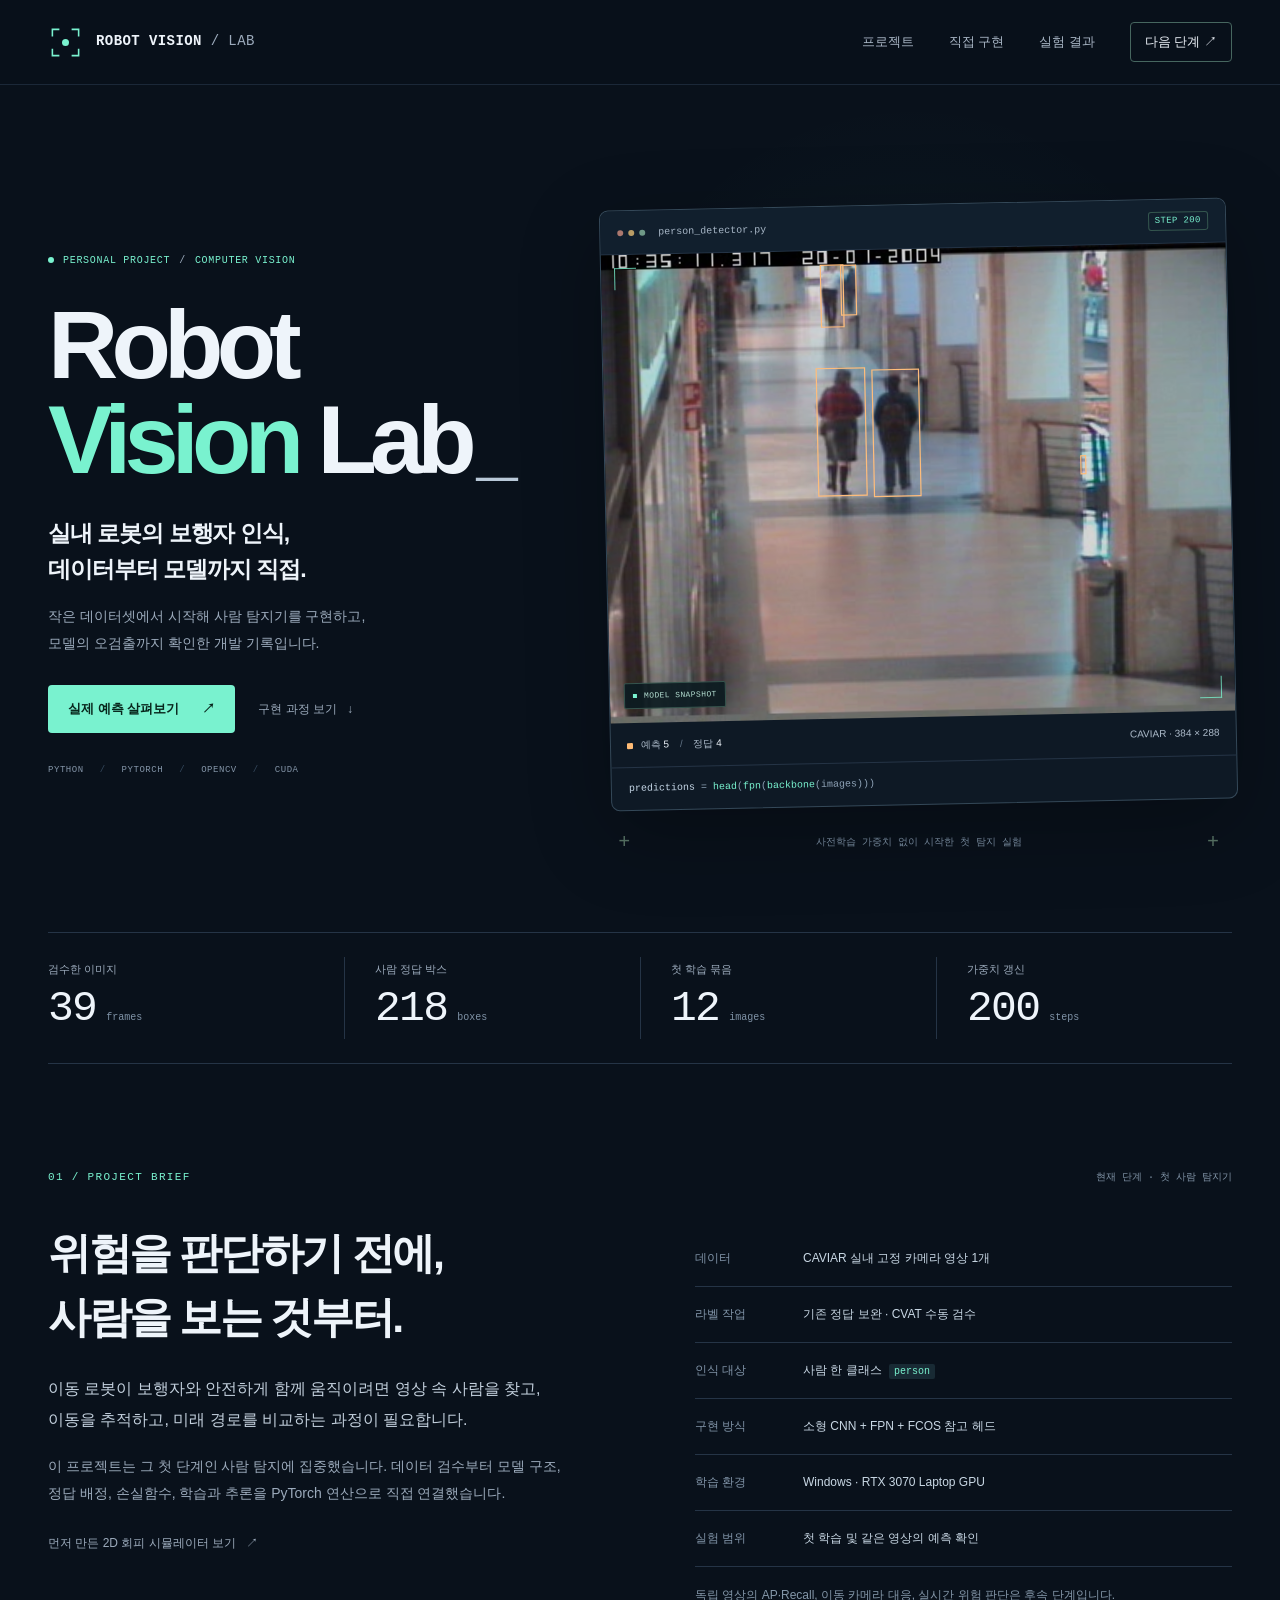
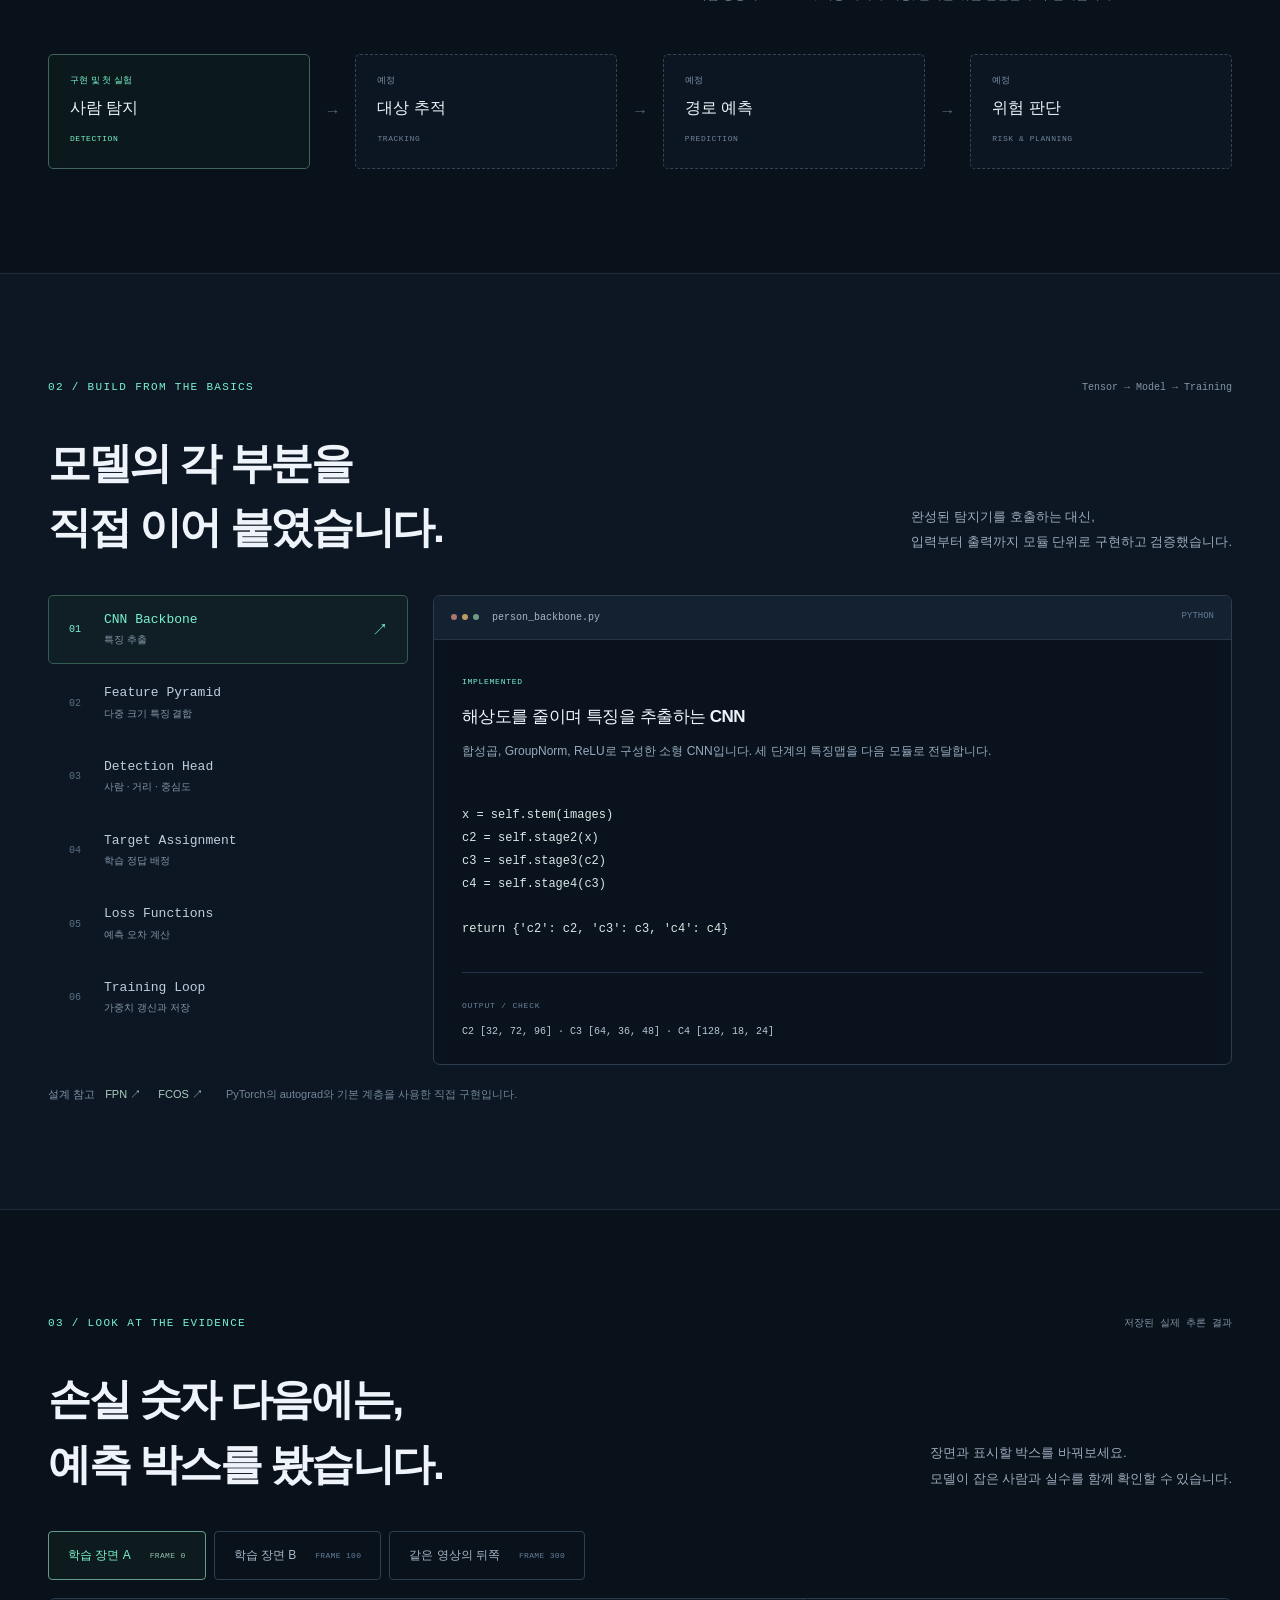
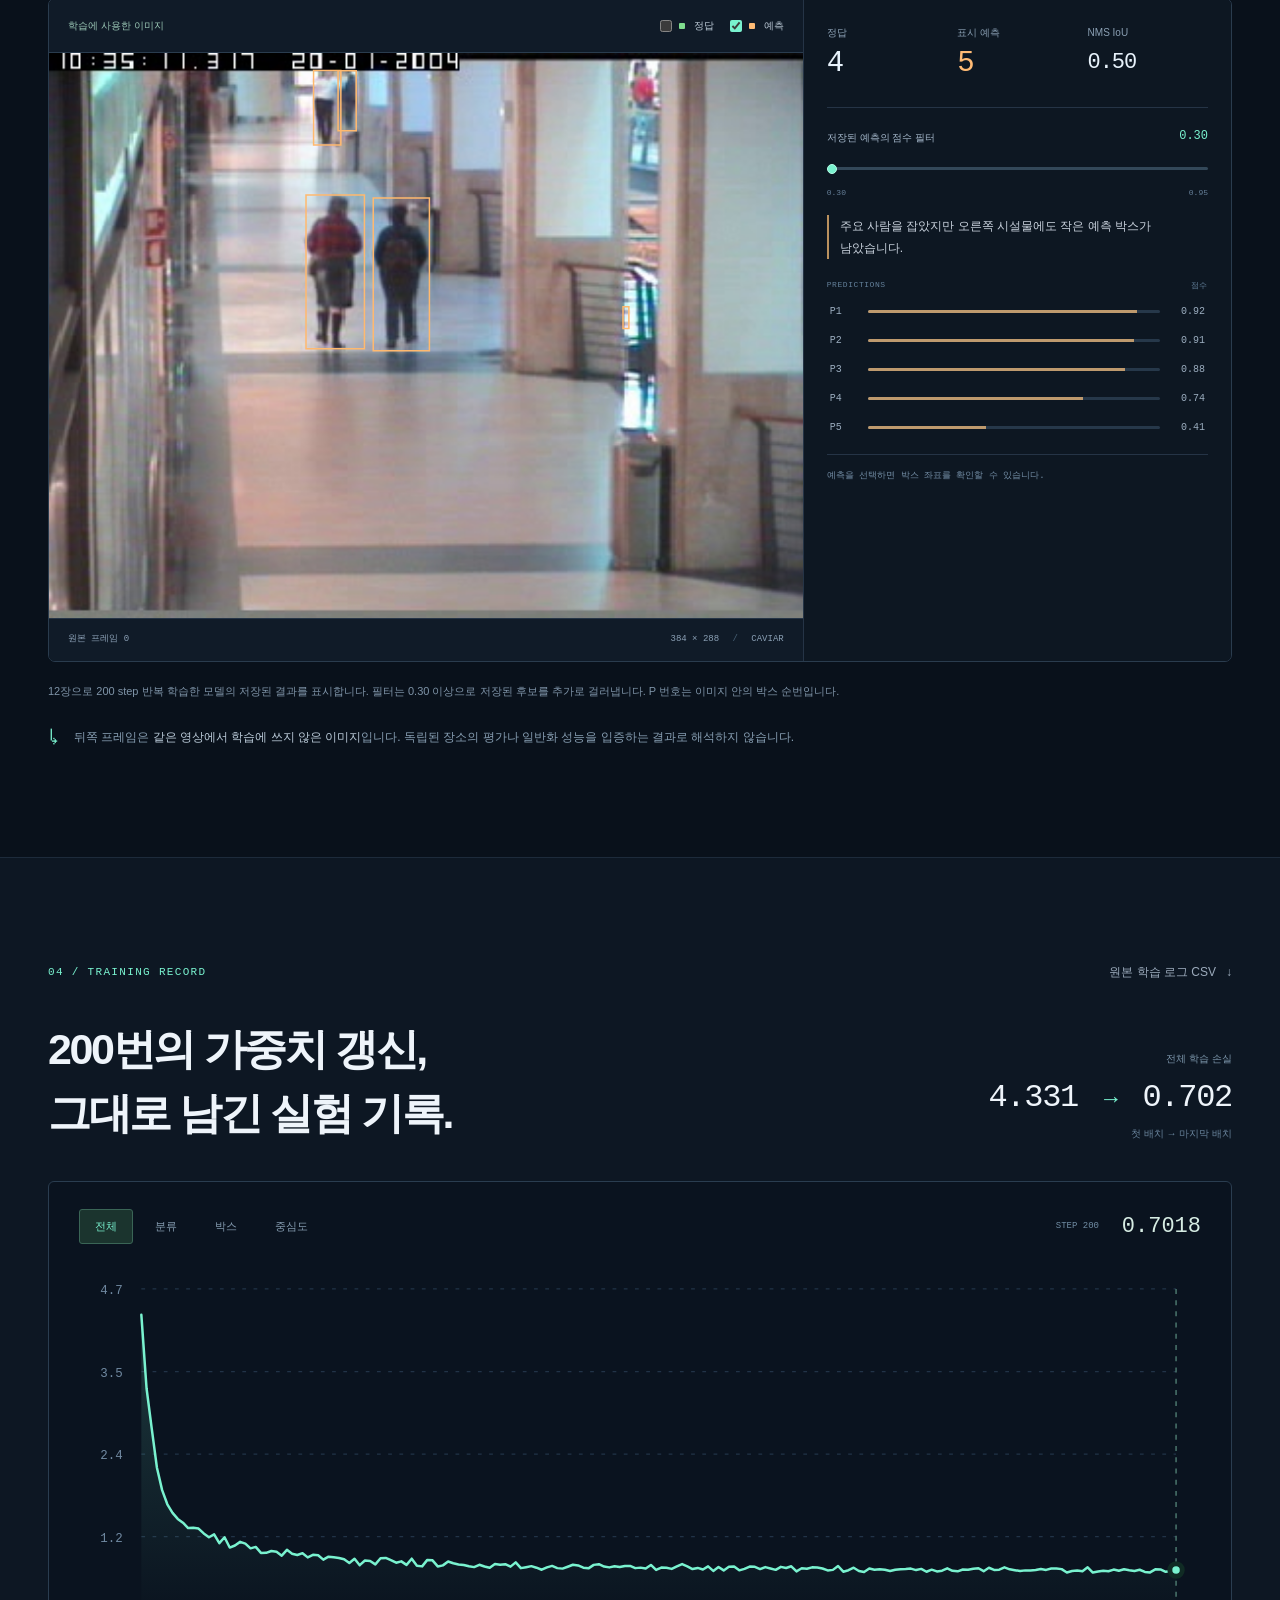
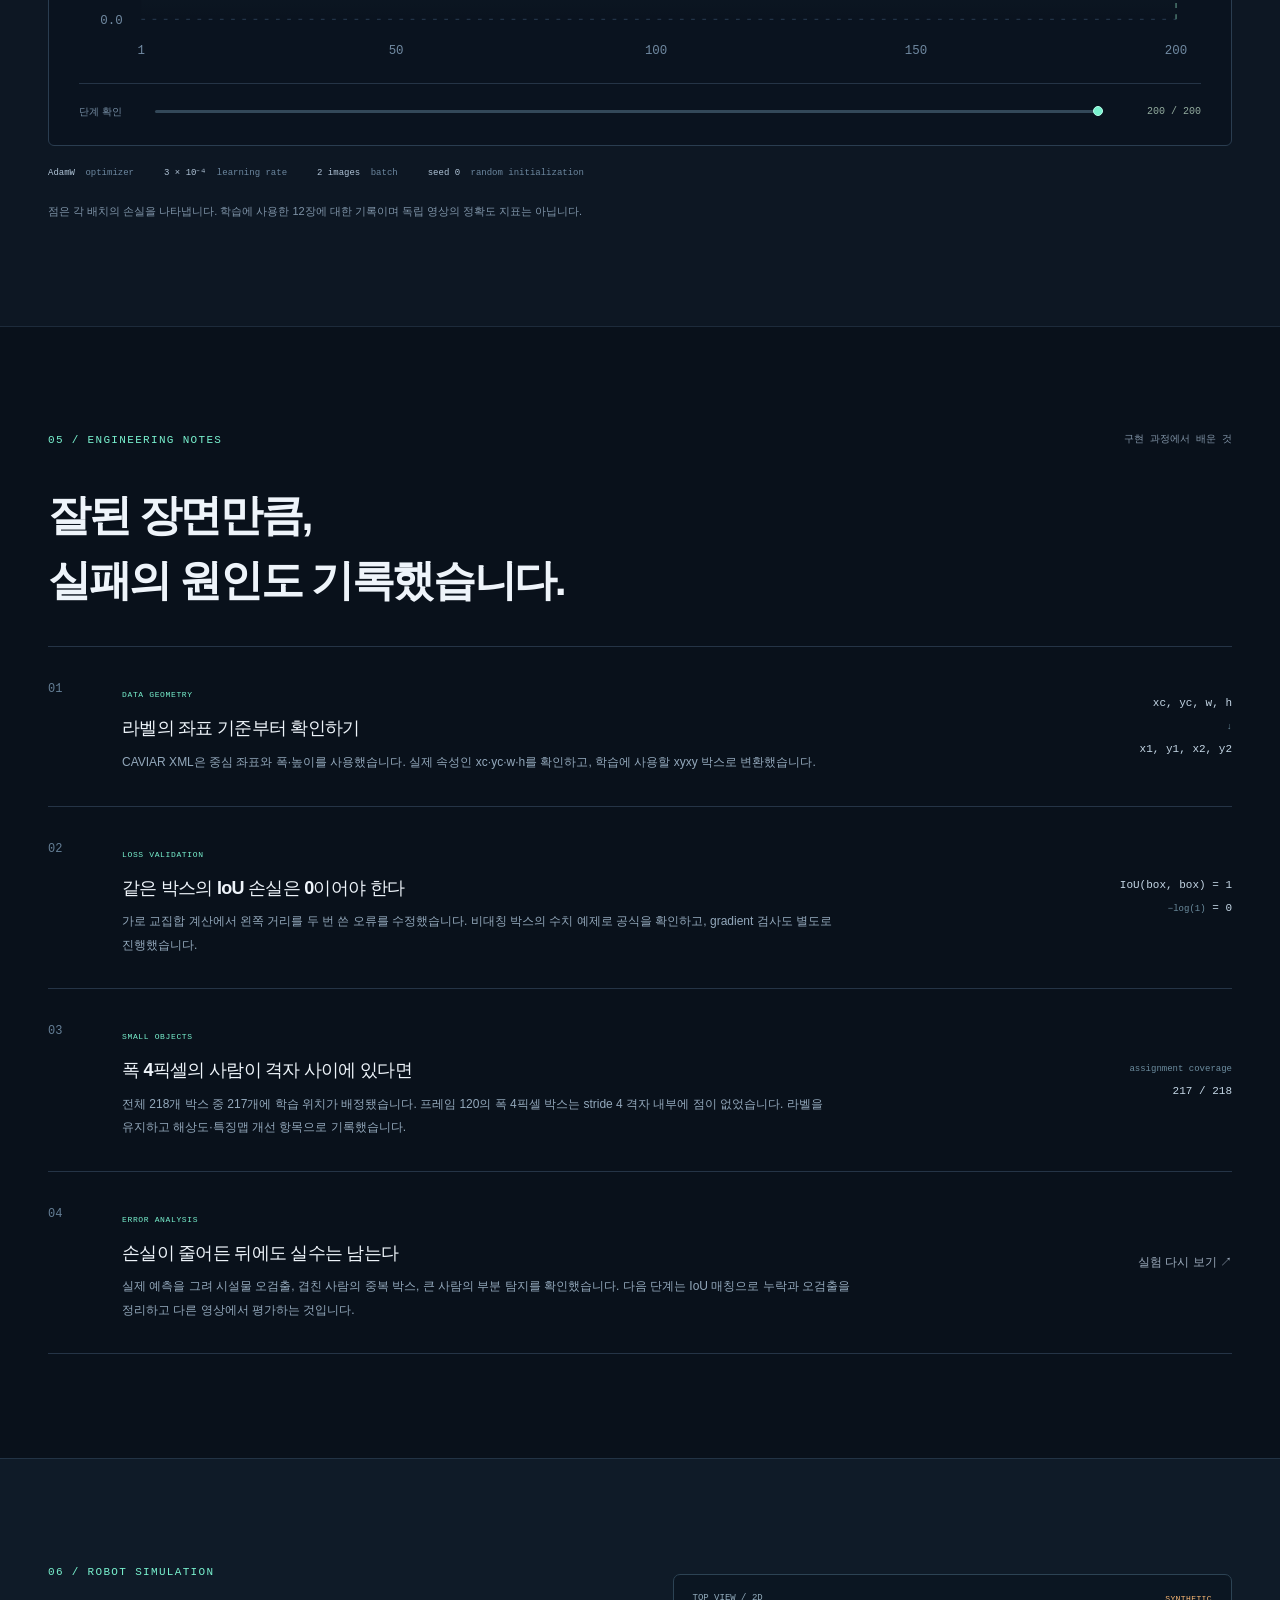
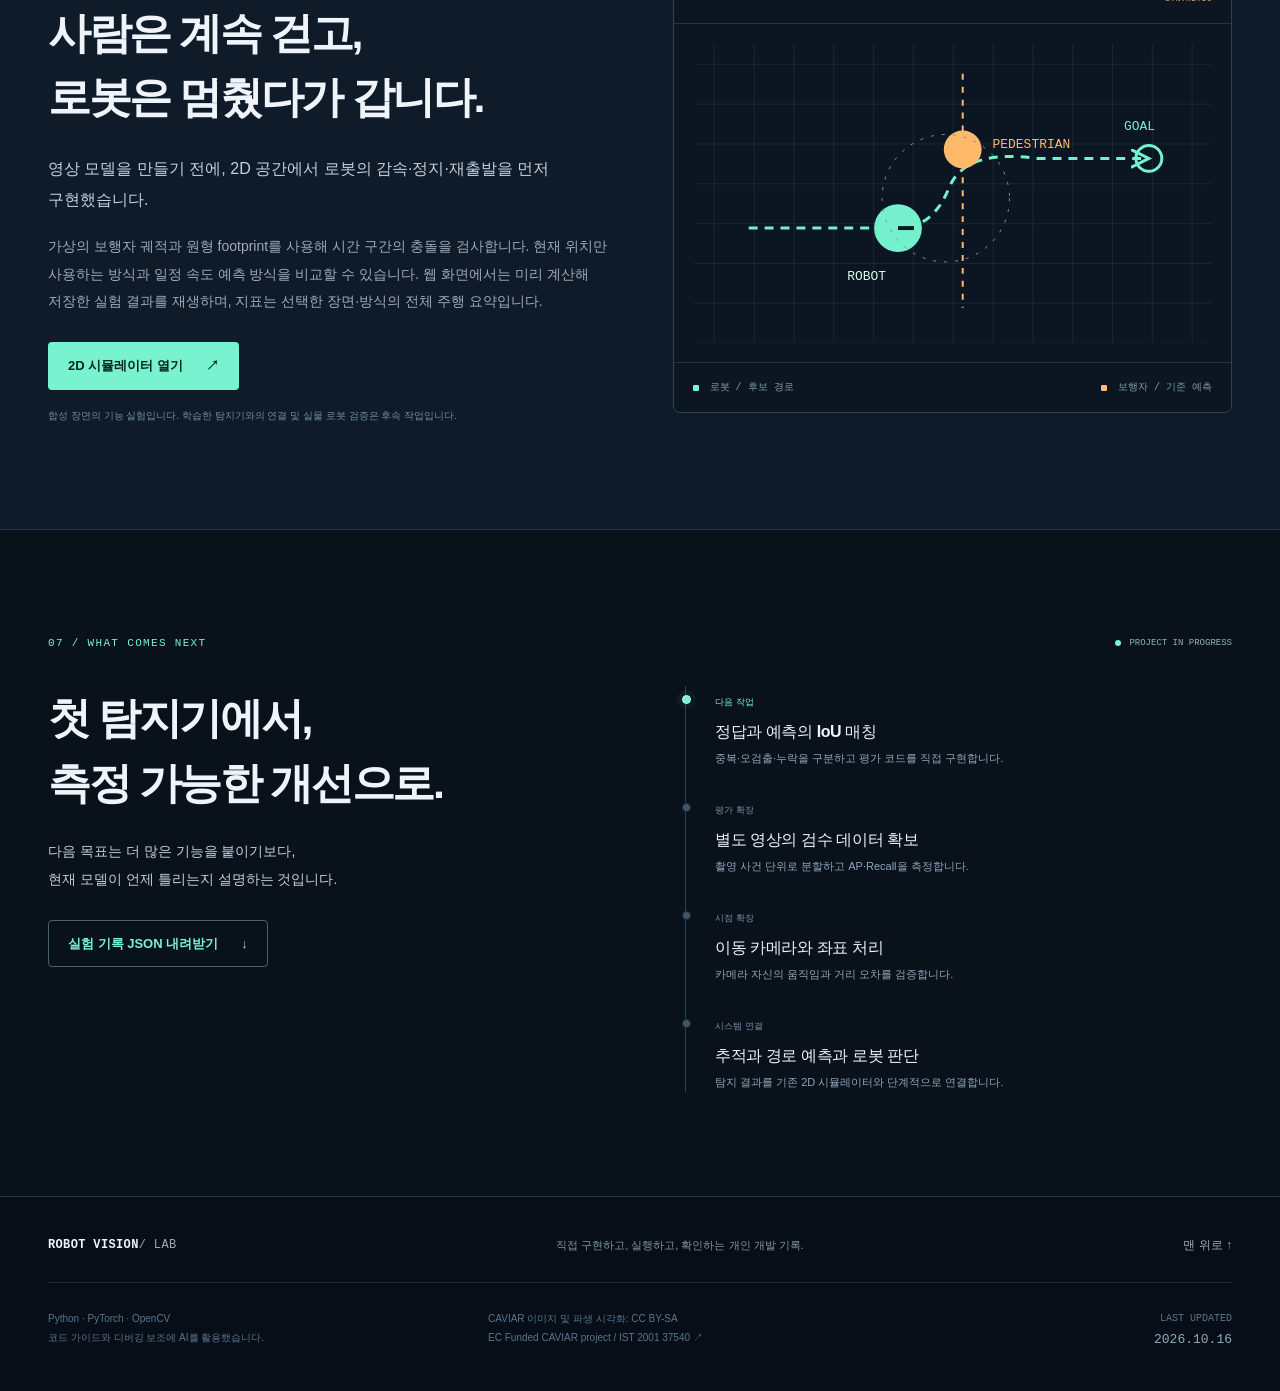
<file: docs/index.html>
<!doctype html>
<html lang="ko">
<head>
<meta charset="utf-8"><meta name="viewport" content="width=device-width,initial-scale=1">
<meta name="theme-color" content="#09111b">
<title>Robot Vision Lab | Computer Vision 개발 포트폴리오</title>
<meta name="description" content="39장과 218개 정답 박스에서 시작한 사람 탐지기. 데이터 검수, PyTorch 모델 직접 구현, 첫 학습과 오류 분석을 기록한 개인 프로젝트 포트폴리오.">
<meta property="og:type" content="website"><meta property="og:title" content="Robot Vision Lab — 직접 만드는 Computer Vision">
<meta property="og:description" content="소규모 데이터에서 시작해 사람 탐지기를 직접 구현하고 학습한 과정. 실제 예측 결과와 200 step의 실험 기록.">
<link rel="icon" href="assets/favicon.svg" type="image/svg+xml">
<link rel="stylesheet" href="styles.css"><script src="app.js" defer></script>
<!-- public-url:start -->
<meta property="og:url" content="https://jaeyong5311.github.io/robot-vision-lab">
<meta property="og:image" content="https://jaeyong5311.github.io/robot-vision-lab/assets/social-preview.png">
<link rel="canonical" href="https://jaeyong5311.github.io/robot-vision-lab">
<!-- public-url:end -->
</head>
<body>
<a class="skip" href="#main">본문으로 이동</a>
<header class="header"><div class="shell header-inner">
<a class="brand" href="#top" aria-label="Robot Vision Lab 처음으로"><svg viewBox="0 0 40 40" aria-hidden="true"><path d="M13 5H5v8M27 5h8v8M5 27v8h8m14 0h8v-8"/><circle cx="20" cy="20" r="4"/></svg><span>ROBOT VISION<span class="brand-lab"> / LAB</span></span></a>
<button class="menu-button" aria-label="메뉴 열기" aria-expanded="false" aria-controls="navigation"><span></span><span></span></button>
<nav id="navigation" aria-label="주 메뉴"><a href="#project">프로젝트</a><a href="#build">직접 구현</a><a href="#experiments">실험 결과</a><a href="#next">다음 단계 <span aria-hidden="true">↗</span></a></nav>
</div></header>
<main id="main">
<section class="hero shell" id="top">
<div class="hero-copy"><div class="eyebrow"><span class="dot"></span> PERSONAL PROJECT <span class="muted">/</span> COMPUTER VISION</div>
<h1>Robot<br><span class="mint">Vision</span> Lab<span class="cursor">_</span></h1>
<p class="hero-korean">실내 로봇의 보행자 인식,<br>데이터부터 모델까지 직접.</p>
<p class="hero-description">작은 데이터셋에서 시작해 사람 탐지기를 구현하고,<br class="desktop-only"> 모델의 오검출까지 확인한 개발 기록입니다.</p>
<div class="hero-actions"><a class="button primary" href="#experiments">실제 예측 살펴보기 <span aria-hidden="true">↗</span></a><a class="text-link" href="#build">구현 과정 보기 <span aria-hidden="true">↓</span></a></div>
<div class="tech-line"><span>PYTHON</span><span>PYTORCH</span><span>OPENCV</span><span>CUDA</span></div>
</div>
<div class="hero-visual"><div class="vision-window"><div class="window-bar"><div class="window-dots"><i></i><i></i><i></i></div><span>person_detector.py</span><span class="window-tag">STEP 200</span></div>
<div class="hero-image"><img src="assets/frame-0.jpg" width="384" height="288" alt="CAVIAR 실내 복도 영상에서 걷는 사람들"><svg id="hero-boxes" viewBox="0 0 384 288" aria-label="실제 학습 모델의 예측 박스"></svg><span class="image-corner tl"></span><span class="image-corner br"></span><div class="image-badge"><span class="tiny-square"></span> MODEL SNAPSHOT</div></div>
<div class="vision-caption"><span><i class="legend-dot orange"></i> 예측 <b>5</b> <span class="caption-divider">/</span> 정답 <b>4</b></span><span>CAVIAR · 384 × 288</span></div>
<div class="code-strip"><span class="code-var">predictions</span> = <span class="code-fn">head</span>(<span class="code-fn">fpn</span>(<span class="code-fn">backbone</span>(images)))</div>
</div><div class="visual-foot"><span class="small-cross">+</span><span>사전학습 가중치 없이 시작한 첫 탐지 실험</span><span class="small-cross">+</span></div></div>
</section>
<div class="shell"><dl class="stats"><div><dt>검수한 이미지</dt><dd>39<span>frames</span></dd></div><div><dt>사람 정답 박스</dt><dd>218<span>boxes</span></dd></div><div><dt>첫 학습 묶음</dt><dd>12<span>images</span></dd></div><div><dt>가중치 갱신</dt><dd>200<span>steps</span></dd></div></dl></div>
<section class="section shell" id="project"><div class="section-top"><span class="eyebrow">01 / PROJECT BRIEF</span><span class="section-meta">현재 단계 · 첫 사람 탐지기</span></div>
<div class="brief-grid"><div><h2>위험을 판단하기 전에,<br>사람을 보는 것부터.</h2><p class="lead">이동 로봇이 보행자와 안전하게 함께 움직이려면 영상 속 사람을 찾고, 이동을 추적하고, 미래 경로를 비교하는 과정이 필요합니다.</p><p class="body-muted">이 프로젝트는 그 첫 단계인 사람 탐지에 집중했습니다. 데이터 검수부터 모델 구조, 정답 배정, 손실함수, 학습과 추론을 PyTorch 연산으로 직접 연결했습니다.</p><a class="subtle-link" href="#simulation">먼저 만든 2D 회피 시뮬레이터 보기 <span aria-hidden="true">↗</span></a></div>
<div class="brief-details"><div class="detail-row"><span>데이터</span><strong>CAVIAR 실내 고정 카메라 영상 1개</strong></div><div class="detail-row"><span>라벨 작업</span><strong>기존 정답 보완 · CVAT 수동 검수</strong></div><div class="detail-row"><span>인식 대상</span><strong>사람 한 클래스 <code>person</code></strong></div><div class="detail-row"><span>구현 방식</span><strong>소형 CNN + FPN + FCOS 참고 헤드</strong></div><div class="detail-row"><span>학습 환경</span><strong>Windows · RTX 3070 Laptop GPU</strong></div><div class="detail-row"><span>실험 범위</span><strong>첫 학습 및 같은 영상의 예측 확인</strong></div><p class="detail-note">독립 영상의 AP·Recall, 이동 카메라 대응, 실시간 위험 판단은 후속 단계입니다.</p></div></div>
<div class="system-path" aria-label="목표 시스템의 단계별 진행 상태"><div class="path-item complete"><span>구현 및 첫 실험</span><strong>사람 탐지</strong><small>DETECTION</small></div><span class="path-arrow" aria-hidden="true">→</span><div class="path-item"><span>예정</span><strong>대상 추적</strong><small>TRACKING</small></div><span class="path-arrow" aria-hidden="true">→</span><div class="path-item"><span>예정</span><strong>경로 예측</strong><small>PREDICTION</small></div><span class="path-arrow" aria-hidden="true">→</span><div class="path-item"><span>예정</span><strong>위험 판단</strong><small>RISK & PLANNING</small></div></div>
</section>
<section class="section build-section" id="build"><div class="shell"><div class="section-top"><span class="eyebrow">02 / BUILD FROM THE BASICS</span><span class="section-meta">Tensor → Model → Training</span></div><div class="section-heading"><h2>모델의 각 부분을<br>직접 이어 붙였습니다.</h2><p>완성된 탐지기를 호출하는 대신,<br>입력부터 출력까지 모듈 단위로 구현하고 검증했습니다.</p></div>
<div class="build-workbench"><div class="module-tabs" role="tablist" aria-label="구현 모듈" aria-orientation="vertical">
<button id="tab-backbone" class="module-tab active" role="tab" aria-selected="true" aria-controls="module-panel" data-module="backbone"><span>01</span><strong>CNN Backbone</strong><small>특징 추출</small><i>↗</i></button>
<button id="tab-fpn" class="module-tab" role="tab" aria-selected="false" tabindex="-1" aria-controls="module-panel" data-module="fpn"><span>02</span><strong>Feature Pyramid</strong><small>다중 크기 특징 결합</small><i>↗</i></button>
<button id="tab-head" class="module-tab" role="tab" aria-selected="false" tabindex="-1" aria-controls="module-panel" data-module="head"><span>03</span><strong>Detection Head</strong><small>사람 · 거리 · 중심도</small><i>↗</i></button>
<button id="tab-targets" class="module-tab" role="tab" aria-selected="false" tabindex="-1" aria-controls="module-panel" data-module="targets"><span>04</span><strong>Target Assignment</strong><small>학습 정답 배정</small><i>↗</i></button>
<button id="tab-loss" class="module-tab" role="tab" aria-selected="false" tabindex="-1" aria-controls="module-panel" data-module="loss"><span>05</span><strong>Loss Functions</strong><small>예측 오차 계산</small><i>↗</i></button>
<button id="tab-training" class="module-tab" role="tab" aria-selected="false" tabindex="-1" aria-controls="module-panel" data-module="training"><span>06</span><strong>Training Loop</strong><small>가중치 갱신과 저장</small><i>↗</i></button>
</div><div id="module-panel" class="module-panel" role="tabpanel" aria-labelledby="tab-backbone"><div class="window-bar"><div class="window-dots"><i></i><i></i><i></i></div><span id="module-file">person_backbone.py</span><span class="code-language">PYTHON</span></div><div class="module-info"><span class="implementation-label">IMPLEMENTED</span><h3 id="module-title">해상도를 줄이며 특징을 추출하는 CNN</h3><p id="module-description">합성곱, GroupNorm, ReLU로 구성한 소형 CNN입니다. 세 단계의 특징맵을 다음 모듈로 전달합니다.</p></div><pre class="module-code"><code id="module-code">x = self.stem(images)
c2 = self.stage2(x)
c3 = self.stage3(c2)
c4 = self.stage4(c3)

return {'c2': c2, 'c3': c3, 'c4': c4}</code></pre><div class="module-output"><span>OUTPUT / CHECK</span><p id="module-output">C2 [32, 72, 96] · C3 [64, 36, 48] · C4 [128, 18, 24]</p></div></div></div>
<p class="section-footnote">설계 참고 <a href="https://arxiv.org/abs/1612.03144" target="_blank" rel="noopener noreferrer">FPN ↗</a> <a href="https://arxiv.org/abs/1904.01355" target="_blank" rel="noopener noreferrer">FCOS ↗</a><span>PyTorch의 autograd와 기본 계층을 사용한 직접 구현입니다.</span></p>
</div></section>
<section class="section shell" id="experiments"><div class="section-top"><span class="eyebrow">03 / LOOK AT THE EVIDENCE</span><span class="section-meta">저장된 실제 추론 결과</span></div><div class="section-heading"><h2>손실 숫자 다음에는,<br>예측 박스를 봤습니다.</h2><p>장면과 표시할 박스를 바꿔보세요.<br>모델이 잡은 사람과 실수를 함께 확인할 수 있습니다.</p></div>
<div class="scene-tabs" role="tablist" aria-label="비교할 영상 장면"><button class="scene-tab active" role="tab" aria-selected="true" data-scene="0">학습 장면 A <span>FRAME 0</span></button><button class="scene-tab" role="tab" aria-selected="false" tabindex="-1" data-scene="1">학습 장면 B <span>FRAME 100</span></button><button class="scene-tab" role="tab" aria-selected="false" tabindex="-1" data-scene="2">같은 영상의 뒤쪽 <span>FRAME 300</span></button></div>
<div class="experiment-workbench"><div class="experiment-main"><div class="experiment-toolbar"><span id="scene-origin" class="origin-badge">학습에 사용한 이미지</span><div class="layer-toggles"><label><input id="show-gt" type="checkbox"><i class="legend-dot green"></i>정답</label><label><input id="show-pred" type="checkbox" checked><i class="legend-dot orange"></i>예측</label></div></div><div class="experiment-image"><img id="experiment-image" src="assets/frame-0.jpg" width="384" height="288" alt="첫 학습 장면의 보행자 영상"><svg id="experiment-boxes" viewBox="0 0 384 288" aria-label="박스 비교 영역"></svg><div id="no-boxes" class="no-boxes" hidden>현재 점수 조건에 맞는 예측이 없습니다.</div></div><div class="image-bottom"><span id="scene-frame">원본 프레임 0</span><span>384 × 288 <span aria-hidden="true">/</span> CAVIAR</span></div></div>
<aside class="experiment-aside" aria-label="예측 상세"><div class="preview-counts"><div><span>정답</span><strong id="gt-count">4</strong></div><div><span>표시 예측</span><strong id="pred-count" aria-live="polite">5</strong></div><div><span>NMS IoU</span><strong>0.50</strong></div></div><div class="score-control"><label for="score-filter">저장된 예측의 점수 필터 <output id="score-value" for="score-filter">0.30</output></label><input id="score-filter" type="range" min="0.30" max="0.95" step="0.05" value="0.30"><div class="range-labels"><span>0.30</span><span>0.95</span></div></div><p id="scene-note" class="observation">주요 사람을 잡았지만 오른쪽 시설물에도 작은 예측 박스가 남았습니다.</p><div class="prediction-list-heading"><span>PREDICTIONS</span><span>점수</span></div><div id="prediction-list" class="prediction-list"></div><p id="selected-box" class="selected-box" aria-live="polite">예측을 선택하면 박스 좌표를 확인할 수 있습니다.</p></aside></div>
<p class="section-footnote">12장으로 200 step 반복 학습한 모델의 저장된 결과를 표시합니다. 필터는 0.30 이상으로 저장된 후보를 추가로 걸러냅니다. P 번호는 이미지 안의 박스 순번입니다.</p>
<div class="evidence-note"><span class="note-symbol">↳</span><p>뒤쪽 프레임은 <strong>같은 영상에서 학습에 쓰지 않은 이미지</strong>입니다. 독립된 장소의 평가나 일반화 성능을 입증하는 결과로 해석하지 않습니다.</p></div>
</section>
<section class="section results-section" id="results"><div class="shell"><div class="section-top"><span class="eyebrow">04 / TRAINING RECORD</span><a class="subtle-link" href="assets/training-loss.csv" download>원본 학습 로그 CSV <span aria-hidden="true">↓</span></a></div><div class="section-heading"><h2>200번의 가중치 갱신,<br>그대로 남긴 실험 기록.</h2><div class="loss-change"><span>전체 학습 손실</span><strong>4.331 <i>→</i> 0.702</strong><small>첫 배치 → 마지막 배치</small></div></div>
<div class="chart-card"><div class="chart-top"><div class="metric-tabs" role="tablist" aria-label="손실 종류"><button role="tab" aria-selected="true" class="active" data-metric="total">전체</button><button role="tab" aria-selected="false" tabindex="-1" data-metric="classification">분류</button><button role="tab" aria-selected="false" tabindex="-1" data-metric="box">박스</button><button role="tab" aria-selected="false" tabindex="-1" data-metric="centerness">중심도</button></div><div class="chart-reading"><span id="chart-step-label">STEP 200</span><strong id="chart-reading">0.7018</strong></div></div><div class="chart-container"><svg id="loss-chart" viewBox="0 0 900 330" role="img" aria-label="200 step의 실제 전체 학습 손실 그래프"></svg><div id="chart-tip" class="chart-tip" hidden></div></div><div class="chart-slider"><label for="step-slider">단계 확인</label><input id="step-slider" type="range" min="1" max="200" value="200"><output id="step-value" for="step-slider">200 / 200</output></div></div>
<div class="training-facts"><span><b>AdamW</b> optimizer</span><span><b>3 × 10⁻⁴</b> learning rate</span><span><b>2 images</b> batch</span><span><b>seed 0</b> random initialization</span></div><p class="section-footnote">점은 각 배치의 손실을 나타냅니다. 학습에 사용한 12장에 대한 기록이며 독립 영상의 정확도 지표는 아닙니다.</p>
</div></section>
<section class="section shell" id="learnings"><div class="section-top"><span class="eyebrow">05 / ENGINEERING NOTES</span><span class="section-meta">구현 과정에서 배운 것</span></div><h2>잘된 장면만큼,<br>실패의 원인도 기록했습니다.</h2><div class="learning-list"><article><span class="learning-index">01</span><div><span class="learning-label">DATA GEOMETRY</span><h3>라벨의 좌표 기준부터 확인하기</h3><p>CAVIAR XML은 중심 좌표와 폭·높이를 사용했습니다. 실제 속성인 xc·yc·w·h를 확인하고, 학습에 사용할 xyxy 박스로 변환했습니다.</p></div><code>xc, yc, w, h<br><span>↓</span><br>x1, y1, x2, y2</code></article><article><span class="learning-index">02</span><div><span class="learning-label">LOSS VALIDATION</span><h3>같은 박스의 IoU 손실은 0이어야 한다</h3><p>가로 교집합 계산에서 왼쪽 거리를 두 번 쓴 오류를 수정했습니다. 비대칭 박스의 수치 예제로 공식을 확인하고, gradient 검사도 별도로 진행했습니다.</p></div><code>IoU(box, box) = 1<br><span>−log(1)</span> = 0</code></article><article><span class="learning-index">03</span><div><span class="learning-label">SMALL OBJECTS</span><h3>폭 4픽셀의 사람이 격자 사이에 있다면</h3><p>전체 218개 박스 중 217개에 학습 위치가 배정됐습니다. 프레임 120의 폭 4픽셀 박스는 stride 4 격자 내부에 점이 없었습니다. 라벨을 유지하고 해상도·특징맵 개선 항목으로 기록했습니다.</p></div><code><span>assignment coverage</span><br>217 / 218</code></article><article><span class="learning-index">04</span><div><span class="learning-label">ERROR ANALYSIS</span><h3>손실이 줄어든 뒤에도 실수는 남는다</h3><p>실제 예측을 그려 시설물 오검출, 겹친 사람의 중복 박스, 큰 사람의 부분 탐지를 확인했습니다. 다음 단계는 IoU 매칭으로 누락과 오검출을 정리하고 다른 영상에서 평가하는 것입니다.</p></div><a class="subtle-link" href="#experiments">실험 다시 보기 ↗</a></article></div></section>
<section class="section simulation-section" id="simulation"><div class="shell simulation-grid"><div><span class="eyebrow">06 / ROBOT SIMULATION</span><h2>사람은 계속 걷고,<br>로봇은 멈췄다가 갑니다.</h2><p class="lead">영상 모델을 만들기 전에, 2D 공간에서 로봇의 감속·정지·재출발을 먼저 구현했습니다.</p><p class="body-muted">가상의 보행자 궤적과 원형 footprint를 사용해 시간 구간의 충돌을 검사합니다. 현재 위치만 사용하는 방식과 일정 속도 예측 방식을 비교할 수 있습니다. 웹 화면에서는 미리 계산해 저장한 실험 결과를 재생하며, 지표는 선택한 장면·방식의 전체 주행 요약입니다.</p><button class="button primary" id="open-simulation">2D 시뮬레이터 열기 <span aria-hidden="true">↗</span></button><p class="simulation-disclosure">합성 장면의 기능 실험입니다. 학습한 탐지기와의 연결 및 실물 로봇 검증은 후속 작업입니다.</p></div><div class="simulation-graphic" aria-label="보행자와 로봇의 경로를 비교하는 2D 시뮬레이션 개념도"><div class="graphic-top"><span>TOP VIEW / 2D</span><span class="synthetic-badge">SYNTHETIC</span></div><svg viewBox="0 0 560 340" role="img" aria-label="가상의 로봇 경로와 보행자 횡단 경로"><defs><pattern id="simgrid" width="40" height="40" patternUnits="userSpaceOnUse"><path d="M40 0H0V40" fill="none" stroke="#253344" stroke-width="1"/></pattern><marker id="arrowhead" markerWidth="8" markerHeight="8" refX="6" refY="3" orient="auto"><path d="M0 0L6 3L0 6" fill="none" stroke="#75f0cc" stroke-width="1"/></marker></defs><rect x="20" y="20" width="520" height="300" fill="url(#simgrid)"/><path d="M75 205H225Q260 205 276 165T365 135H477" fill="none" stroke="#75f0cc" stroke-width="3" stroke-dasharray="9 7" marker-end="url(#arrowhead)"/><path d="M290 50V285" stroke="#ffb96b" stroke-width="2" stroke-dasharray="6 7"/><circle cx="290" cy="126" r="19" fill="#ffb96b"/><circle cx="225" cy="205" r="24" fill="#75f0cc"/><path d="M225 205h16" stroke="#0c1b20" stroke-width="4"/><circle cx="477" cy="135" r="13" fill="none" stroke="#75f0cc" stroke-width="3"/><circle cx="273" cy="175" r="64" fill="none" stroke="#8592a2" stroke-dasharray="3 8"/><text x="174" y="257" fill="#d8f8ed" font-size="13">ROBOT</text><text x="320" y="125" fill="#ffb96b" font-size="13">PEDESTRIAN</text><text x="452" y="106" fill="#75f0cc" font-size="13">GOAL</text></svg><div class="graphic-bottom"><span><i class="legend-dot mint-dot"></i> 로봇 / 후보 경로</span><span><i class="legend-dot orange"></i> 보행자 / 기준 예측</span></div></div></div></section>
<section class="section shell next-section" id="next"><div class="section-top"><span class="eyebrow">07 / WHAT COMES NEXT</span><span class="progress-label"><span class="dot"></span> PROJECT IN PROGRESS</span></div><div class="next-grid"><div><h2>첫 탐지기에서,<br>측정 가능한 개선으로.</h2><p class="lead">다음 목표는 더 많은 기능을 붙이기보다,<br>현재 모델이 언제 틀리는지 설명하는 것입니다.</p><a class="button secondary" href="assets/experiment.json" download="robot-vision-experiment.json">실험 기록 JSON 내려받기 <span aria-hidden="true">↓</span></a></div><ol class="roadmap"><li class="current"><span>다음 작업</span><h3>정답과 예측의 IoU 매칭</h3><p>중복·오검출·누락을 구분하고 평가 코드를 직접 구현합니다.</p></li><li><span>평가 확장</span><h3>별도 영상의 검수 데이터 확보</h3><p>촬영 사건 단위로 분할하고 AP·Recall을 측정합니다.</p></li><li><span>시점 확장</span><h3>이동 카메라와 좌표 처리</h3><p>카메라 자신의 움직임과 거리 오차를 검증합니다.</p></li><li><span>시스템 연결</span><h3>추적과 경로 예측과 로봇 판단</h3><p>탐지 결과를 기존 2D 시뮬레이터와 단계적으로 연결합니다.</p></li></ol></div></section>
</main>
<footer class="footer"><div class="shell"><div class="footer-main"><a class="brand footer-brand" href="#top">ROBOT VISION<span class="brand-lab"> / LAB</span></a><p>직접 구현하고, 실행하고, 확인하는 개인 개발 기록.</p><a class="subtle-link" href="#top">맨 위로 ↑</a></div><div class="footer-bottom"><p>Python · PyTorch · OpenCV<br>코드 가이드와 디버깅 보조에 AI를 활용했습니다.</p><p>CAVIAR 이미지 및 파생 시각화: CC BY-SA<br><a href="https://homepages.inf.ed.ac.uk/rbf/CAVIARDATA1/" target="_blank" rel="noopener noreferrer">EC Funded CAVIAR project / IST 2001 37540 ↗</a></p><p class="footer-date">LAST UPDATED<br><strong>2026.10.16</strong></p></div></div></footer>
<dialog id="simulation-dialog" aria-labelledby="simulation-dialog-title"><div class="dialog-shell"><div class="dialog-bar"><div><strong id="simulation-dialog-title">2D 보행자 회피 시뮬레이터</strong><span>합성 장면 기록 재생 · 지표는 전체 주행 요약</span></div><button id="close-simulation" aria-label="시뮬레이터 닫기">닫기 <span aria-hidden="true">×</span></button></div><iframe id="simulation-frame" title="로봇 정지 후 재출발 2D 실험" loading="lazy"></iframe></div></dialog>
<div id="load-error" class="load-error" role="alert" hidden>실험 데이터를 불러오지 못했습니다. 새로고침해 주세요.</div>
</body></html>
</file>
<file: docs/styles.css>
@charset "UTF-8";
:root{--bg:#09111b;--surface:#101b28;--surface2:#132131;--line:#253446;--muted:#9cabbc;--text:#eef4fa;--mint:#79f2cf;--orange:#ffbb75;--green:#7fdd8e;--mono:"Cascadia Code",Consolas,"SFMono-Regular",monospace;--sans:"Pretendard","Noto Sans KR","Malgun Gothic",-apple-system,BlinkMacSystemFont,"Segoe UI",sans-serif;color-scheme:dark}
*{box-sizing:border-box}html{scroll-behavior:smooth;scroll-padding-top:100px}body{margin:0;background:var(--bg);color:var(--text);font:16px/1.75 var(--sans);word-break:keep-all;overflow-wrap:break-word}::selection{color:#06120f;background:var(--mint)}button,a,input{-webkit-tap-highlight-color:transparent}a{color:inherit;text-decoration:none}button,input{font:inherit}button{cursor:pointer}button:disabled{cursor:default}img,svg{display:block;max-width:100%}button:focus-visible,a:focus-visible,input:focus-visible,[tabindex]:focus-visible{outline:2px solid var(--mint);outline-offset:5px}button{color:inherit}button,input{accent-color:var(--mint)}[hidden]{display:none!important}.shell{width:min(1240px,calc(100% - 96px));margin-inline:auto}.mint{color:var(--mint)}.muted{color:var(--muted)}.skip{position:fixed;z-index:1000;left:20px;top:-90px;padding:12px 20px;background:var(--mint);color:#071713;border-radius:4px}.skip:focus{top:14px}.header{position:sticky;top:0;z-index:30;background:#09111bef;backdrop-filter:blur(18px);border-bottom:1px solid #253446b0}.header-inner{height:84px;display:flex;align-items:center;justify-content:space-between;gap:30px}.brand{display:inline-flex;align-items:center;gap:13px;font:700 14px/1.4 var(--mono);letter-spacing:.03em;white-space:nowrap}.brand svg{width:35px;height:35px;fill:var(--mint)}.brand svg path{fill:none;stroke:var(--mint);stroke-width:1.8}.brand-lab{color:var(--muted);font-weight:400}.header nav{display:flex;gap:35px;align-items:center}.header nav a{font-size:13px;color:#aab8c7;transition:color .2s}.header nav a:last-child{color:var(--mint);border:1px solid #46665f;padding:8px 14px;border-radius:4px}.header nav a:hover,.header nav a[aria-current]{color:var(--text)}.menu-button{display:none;background:none;border:0;padding:8px}.menu-button span{height:1px;background:var(--text);width:24px;display:block;margin:6px 0}
.hero{display:grid;grid-template-columns:.88fr 1.12fr;gap:65px;align-items:center;padding-block:84px 72px;position:relative}.hero:before{content:"";position:absolute;z-index:-1;top:0;right:0;width:640px;height:640px;background:radial-gradient(ellipse at center,#65e9c60b,transparent 68%);pointer-events:none}.eyebrow{display:flex;align-items:center;gap:9px;color:var(--mint);font:11px/1.7 var(--mono);letter-spacing:.12em}.dot{display:inline-block;width:6px;height:6px;border-radius:50%;background:var(--mint);flex-shrink:0}.hero .eyebrow{font-size:10px;letter-spacing:.07em;white-space:nowrap}h1,h2,h3,p{margin:0}h1{font-size:clamp(66px,7.6vw,108px);font-weight:650;line-height:.98;letter-spacing:-.07em;margin:28px 0 25px;font-family:"Segoe UI",var(--sans)}.cursor{font-family:var(--mono);font-size:.72em;margin-left:6px;color:#b8c8d8}.hero-korean{font-size:23px;line-height:1.6;letter-spacing:-.045em;font-weight:600}.hero-description{color:var(--muted);font-size:14px;line-height:1.9;margin-top:15px}.hero-actions{display:flex;align-items:center;gap:23px;margin-top:29px;flex-wrap:wrap}.button{display:inline-flex;align-items:center;justify-content:center;gap:23px;border-radius:4px;border:1px solid transparent;padding:13px 19px;font-size:13px;font-weight:650;line-height:1.5;transition:transform .2s,background .2s}.button:hover{transform:translateY(-2px)}.button.primary{color:#08261c;background:var(--mint)}.button.primary:hover{background:#a2ffe2}.button.secondary{background:transparent;color:var(--mint);border-color:#46675d}.button.secondary:hover{background:#79f2cf0b}.text-link,.subtle-link{font-size:12px;color:var(--muted);display:inline-flex;gap:10px;align-items:center}.text-link:hover,.subtle-link:hover{color:var(--mint)}.tech-line{display:flex;gap:16px;margin-top:31px;font:9px/1.5 var(--mono);letter-spacing:.06em;color:#8495a8}.tech-line span+span:before{content:"/";color:#35495d;margin-right:16px}.hero-visual{min-width:0;padding-top:35px}.vision-window{border:1px solid #344858;background:#0e1925;border-radius:9px;overflow:hidden;box-shadow:0 24px 80px #0004;transform:rotate(-1.2deg)}.window-bar{height:44px;display:flex;gap:13px;align-items:center;border-bottom:1px solid var(--line);padding:0 17px;font:10px/1.5 var(--mono);color:#a7b6c6;background:#111f2d}.window-dots{display:flex;gap:5px;flex-shrink:0}.window-dots i{display:block;width:6px;height:6px;background:#475565;border-radius:50%}.window-dots i:first-child{background:#ac786e}.window-dots i:nth-child(2){background:#b99c65}.window-dots i:nth-child(3){background:#6f9987}.window-tag{margin-left:auto;font-size:9px;letter-spacing:.04em;color:var(--mint);border:1px solid #34564e;border-radius:3px;padding:2px 6px}.hero-image{position:relative;background:#19222b;aspect-ratio:4/3}.hero-image img{width:100%;height:100%;object-fit:cover;filter:brightness(.84)}.hero-image svg{position:absolute;inset:0;width:100%;height:100%}.image-corner{position:absolute;width:22px;height:22px;border-color:var(--mint);border-style:solid;opacity:.8}.image-corner.tl{top:13px;left:13px;border-width:1px 0 0 1px}.image-corner.br{right:13px;bottom:13px;border-width:0 1px 1px 0}.image-badge{position:absolute;left:14px;bottom:14px;background:#0b1b20e8;color:#b4ded2;display:flex;align-items:center;gap:7px;font:8px/1 var(--mono);letter-spacing:.05em;padding:8px;border:1px solid #35534c;border-radius:2px}.tiny-square{width:4px;height:4px;background:var(--mint)}.vision-caption{padding:13px 16px;display:flex;align-items:center;justify-content:space-between;font-size:10px;gap:12px;color:#aebccb}.vision-caption b{color:#edf3f9;font-weight:500}.caption-divider{color:#627486;margin:0 8px}.legend-dot{display:inline-block;width:6px;height:6px;border-radius:1px;vertical-align:middle;margin-right:5px}.orange{background:var(--orange)}.green{background:var(--green)}.mint-dot{background:var(--mint)}.code-strip{padding:13px 17px;border-top:1px solid var(--line);font:10px/1.6 var(--mono);color:#8fa3b7;overflow-wrap:anywhere}.code-var{color:#c6d7e7}.code-fn{color:var(--mint)}.visual-foot{display:flex;justify-content:space-between;align-items:center;font:10px/1.7 var(--mono);color:#7d91a5;padding:21px 13px 0}.small-cross{font-size:20px;color:#597566}
.stats{display:grid;grid-template-columns:repeat(4,1fr);border-block:1px solid var(--line);margin:0;padding:24px 0}.stats>div{padding:3px 30px;border-left:1px solid var(--line)}.stats>div:first-child{border:0;padding-left:0}.stats dt{font-size:11px;color:var(--muted);margin-bottom:3px}.stats dd{margin:0;font:400 43px/1.25 var(--mono);letter-spacing:-.04em}.stats dd span{font:10px/1 var(--mono);color:#8094a8;margin-left:10px;letter-spacing:0}.section{padding-block:104px}.section-top{display:flex;align-items:center;justify-content:space-between;gap:20px;margin-bottom:34px}.section-meta{font:10px/1.7 var(--mono);color:#8295a8}.section h2{font-size:clamp(28px,3.4vw,43px);font-weight:600;line-height:1.5;letter-spacing:-.055em}.lead{font-size:16px;line-height:1.95;color:#c3d0dd;margin-top:23px}.body-muted{font-size:14px;line-height:1.95;color:var(--muted);margin-top:18px}.brief-grid{display:grid;grid-template-columns:1fr 1fr;gap:110px}.brief-grid .subtle-link{margin-top:25px}.brief-details{padding-top:10px}.detail-row{padding:17px 0;display:grid;grid-template-columns:88px 1fr;gap:20px;border-bottom:1px solid var(--line);font-size:12px}.detail-row>span{color:#8194a8}.detail-row strong{font-weight:500;color:#c9d8e5}.detail-row code{font:10px var(--mono);background:#182a34;padding:2px 5px;border-radius:2px;margin-left:4px;color:var(--mint)}.detail-note{font-size:12px;line-height:1.8;color:#8497a9;padding-top:18px}.system-path{display:flex;gap:18px;align-items:center;margin-top:48px}.path-item{flex:1;padding:18px 21px;border:1px dashed #344454;border-radius:5px;background:#0c1622}.path-item span{display:block;font-size:9px;color:#7e92a7;margin-bottom:5px}.path-item strong{font-size:16px;font-weight:550;display:block}.path-item small{font:8px var(--mono);color:#6e8399;letter-spacing:.07em}.path-item.complete{border:1px solid #40635c;background:#10241f66}.path-item.complete span,.path-item.complete small{color:var(--mint)}.path-arrow{color:#516478;font-family:var(--mono)}.build-section{background:#0d1723;border-block:1px solid #1d2b3b}.section-heading{display:flex;align-items:flex-end;justify-content:space-between;gap:40px;margin-bottom:35px}.section-heading>p{font-size:13px;color:var(--muted);line-height:1.95;max-width:390px;padding-bottom:5px}.build-workbench{display:grid;grid-template-columns:360px 1fr;gap:25px}.module-tabs{display:flex;flex-direction:column;gap:4px}.module-tab{display:grid;grid-template-columns:25px 1fr 15px;gap:2px 10px;align-items:center;position:relative;width:100%;text-align:left;padding:15px 20px;border:1px solid transparent;background:transparent;border-radius:5px;transition:background .15s}.module-tab>span{grid-row:span 2;font:10px var(--mono);color:#597084}.module-tab strong{font:13px/1.4 var(--mono);font-weight:500;color:#bfcedd}.module-tab small{grid-column:2;font-size:10px;color:#8497aa}.module-tab i{grid-column:3;grid-row:1 / 3;font-style:normal;color:#4e695e;opacity:0;transition:opacity .2s}.module-tab:hover{background:#172332}.module-tab.active{background:#142c2866;border-color:#345b50}.module-tab.active strong,.module-tab.active>span{color:var(--mint)}.module-tab.active i{opacity:1;color:var(--mint)}.module-panel{background:#0a131d;border:1px solid #2b3d4f;border-radius:7px;overflow:hidden;min-width:0}.module-panel .window-bar{background:#142131}.code-language{margin-left:auto;font-size:9px;color:#617d94}.module-info{padding:25px 28px 0}.implementation-label{font:8px var(--mono);color:var(--mint);letter-spacing:.09em}.module-info h3{font-size:17px;font-weight:550;margin:9px 0;letter-spacing:-.03em}.module-info p{color:#96aabe;font-size:12px;line-height:1.85;min-height:45px}.module-code{font:12px/1.9 var(--mono);color:#d7e8e5;padding:19px 28px 16px;margin:0;overflow:auto;tab-size:4;white-space:pre;min-height:187px}.module-output{margin:0 28px 23px;padding-top:16px;border-top:1px solid var(--line)}.module-output>span{font:8px/1.6 var(--mono);color:#69849c;letter-spacing:.1em}.module-output p{font:10px/1.8 var(--mono);color:#b6c9d7;margin-top:6px;overflow-wrap:anywhere}.section-footnote{font-size:11px;line-height:1.9;color:#7f94a8;margin-top:19px}.section-footnote a{color:#adcfbf;margin-inline:7px}.section-footnote>span{margin-left:16px;color:#718699}
.scene-tabs{display:flex;gap:8px;margin-bottom:18px}.scene-tab{border:1px solid #2c4052;border-radius:4px;background:transparent;padding:13px 19px;font-size:12px;color:#a6b8c9;display:flex;align-items:center;gap:19px}.scene-tab span{font:8px var(--mono);color:#647f98;letter-spacing:.04em}.scene-tab.active{border-color:#659b8b;background:#152c2666;color:var(--mint)}.scene-tab.active span{color:#95bdaf}.scene-tab:hover{border-color:#6a8e83}.experiment-workbench{display:grid;grid-template-columns:minmax(0,1.76fr) minmax(290px,1fr);border:1px solid #2a3c4e;border-radius:7px;overflow:hidden}.experiment-main{min-width:0;background:#101b28}.experiment-toolbar{height:54px;display:flex;align-items:center;justify-content:space-between;gap:15px;padding:0 19px;border-bottom:1px solid #2a3c4e}.origin-badge{font-size:10px;color:#9bc8b6}.origin-badge.unseen{color:var(--orange)}.layer-toggles{display:flex;gap:16px;white-space:nowrap}.layer-toggles label{font-size:10px;display:flex;gap:4px;align-items:center;color:#bccad7;cursor:pointer}.layer-toggles input{width:12px;height:12px;margin:0 3px 0 0}.experiment-image{position:relative;aspect-ratio:4/3;overflow:hidden;background:#17212b}.experiment-image img{width:100%;height:100%;object-fit:cover}.experiment-image svg{position:absolute;inset:0;width:100%;height:100%}.prediction-box{fill:transparent;stroke:#ffb96f;stroke-width:1.5;vector-effect:non-scaling-stroke;cursor:pointer;transition:fill .15s}.prediction-box:hover{fill:#ffbb751a}.prediction-box.selected{stroke:#fff1d8;stroke-width:3;fill:#ffbb7526}.truth-box{fill:none;stroke:#67e68e;stroke-width:1.5;vector-effect:non-scaling-stroke;pointer-events:none}.no-boxes{position:absolute;left:50%;bottom:20px;transform:translateX(-50%);font-size:11px;width:max-content;max-width:90%;text-align:center;background:#09111be8;border:1px solid #476051;border-radius:3px;padding:7px 12px}.image-bottom{display:flex;justify-content:space-between;padding:13px 19px;font:9px/1.7 var(--mono);color:#8ba0b5;border-top:1px solid var(--line);gap:10px}.image-bottom span span{margin:0 8px;color:#486176}.experiment-aside{padding:25px 23px;min-width:0;background:#0d1722;border-left:1px solid var(--line)}.preview-counts{display:grid;grid-template-columns:repeat(3,1fr);gap:10px;padding-bottom:22px;border-bottom:1px solid var(--line)}.preview-counts>div>span{display:block;font-size:10px;color:#8ba0b4}.preview-counts strong{font:29px/1.5 var(--mono);color:#e7f2fb;font-weight:400;letter-spacing:-.05em}.preview-counts>div:nth-child(2) strong{color:var(--orange)}.preview-counts>div:last-child strong{font-size:22px;line-height:1.95}.score-control{margin:21px 0 18px}.score-control label{font-size:10px;color:#a6b9cc;display:flex;justify-content:space-between;gap:9px}.score-control output{font:12px var(--mono);color:var(--mint)}input[type=range]{appearance:none;-webkit-appearance:none;width:100%;background:transparent;cursor:pointer;height:20px;margin:12px 0 0}input[type=range]::-webkit-slider-runnable-track{height:3px;border-radius:5px;background:#334859}input[type=range]::-webkit-slider-thumb{appearance:none;width:10px;height:10px;background:var(--mint);border:1px solid #b5ffe8;border-radius:50%;margin-top:-3.5px}input[type=range]::-moz-range-track{height:3px;background:#334859}input[type=range]::-moz-range-thumb{width:10px;height:10px;background:var(--mint);border:1px solid #b5ffe8;border-radius:50%}.range-labels{display:flex;justify-content:space-between;font:8px var(--mono);color:#657f98}.observation{font-size:12px;color:#c8d1dc;line-height:1.85;padding-left:11px;border-left:2px solid #ba915e;margin-bottom:21px}.prediction-list-heading{font:8px var(--mono);color:#64819b;display:flex;justify-content:space-between;letter-spacing:.07em;margin-bottom:6px}.prediction-list{max-height:158px;overflow-y:auto;scrollbar-width:thin;scrollbar-color:#2c4b5e transparent}.prediction-row{border:0;background:none;padding:6px 3px;color:#9caec0;display:grid;grid-template-columns:28px 1fr 35px;gap:10px;align-items:center;width:100%;text-align:left;font:10px/1.7 var(--mono);border-radius:3px}.prediction-row:hover,.prediction-row.selected{background:#203126;color:#d8eedd}.score-meter{height:3px;border-radius:2px;background:#26384a;overflow:hidden}.score-meter>i{display:block;height:100%;background:#be9a6e}.prediction-row.selected .score-meter>i{background:var(--mint)}.prediction-row>span:last-child{text-align:right}.selected-box{font:9px/1.8 var(--mono);color:#738da5;padding-top:13px;border-top:1px solid var(--line);margin-top:12px;min-height:46px}.evidence-note{display:flex;align-items:flex-start;gap:15px;margin-top:24px}.note-symbol{color:var(--mint);font-size:21px;line-height:1.3}.evidence-note p{font-size:12px;color:#879eb2;line-height:1.9;max-width:760px}.evidence-note strong{font-weight:500;color:#bbcbd9}
.results-section{background:#0d1723;border-block:1px solid #1d2b3b}.loss-change{text-align:right;padding-bottom:3px;white-space:nowrap}.loss-change>span{display:block;font-size:10px;color:#7d97ac;margin-bottom:8px}.loss-change strong{font:32px/1.4 var(--mono);font-weight:400;letter-spacing:-.04em}.loss-change i{font-style:normal;font-size:23px;color:var(--mint);margin-inline:8px}.loss-change small{display:block;font-size:10px;color:#69849c;margin-top:5px}.chart-card{border:1px solid #2a3d50;background:#0a131f;border-radius:6px;padding:27px 30px 24px}.chart-top{display:flex;align-items:center;justify-content:space-between;gap:20px}.metric-tabs{display:flex;gap:6px}.metric-tabs button{border:1px solid transparent;background:transparent;color:#859cb0;border-radius:3px;padding:7px 15px;font-size:11px}.metric-tabs button.active{background:#1b342e;color:var(--mint);border-color:#3a6556}.metric-tabs button:hover{color:var(--text)}.chart-reading{display:flex;gap:14px;align-items:center;font:9px/1.5 var(--mono);color:#718da4}.chart-reading strong{font-size:22px;color:#d6ece3;font-weight:400;min-width:88px;text-align:right}.chart-container{position:relative;margin-top:20px}.chart-container svg{width:100%;height:auto;overflow:visible}.chart-grid{stroke:#213347;stroke-width:1;stroke-dasharray:3 6}.chart-axis-label{fill:#718aa2;font:10px var(--mono)}.chart-line{fill:none;stroke:var(--mint);stroke-width:2;stroke-linejoin:round;stroke-linecap:round}.chart-marker-line{stroke:#588a7c;stroke-width:1;stroke-dasharray:4 5}.chart-marker-dot{fill:var(--mint);stroke:#102b24;stroke-width:4}.chart-tip{position:absolute;pointer-events:none;z-index:3;background:#18302b;border:1px solid #568477;border-radius:4px;font:10px/1.7 var(--mono);padding:7px 11px;box-shadow:0 5px 20px #0004;color:#d9f2e8;white-space:nowrap}.chart-slider{display:grid;grid-template-columns:58px 1fr 80px;gap:18px;align-items:center;border-top:1px solid var(--line);padding-top:17px;margin-top:8px}.chart-slider label{font-size:10px;color:#7991a7}.chart-slider input{margin:0}.chart-slider output{font:10px var(--mono);color:#92aa9d;text-align:right}.training-facts{display:flex;gap:30px;flex-wrap:wrap;margin-top:20px;font:9px/1.7 var(--mono);color:#6c879f}.training-facts b{color:#b0c4d7;font-weight:400;margin-right:5px}.learning-list{margin-top:34px}.learning-list article{display:grid;grid-template-columns:50px 1fr 230px;gap:24px;align-items:center;padding:31px 0;border-bottom:1px solid var(--line)}.learning-list article:first-child{border-top:1px solid var(--line)}.learning-index{font:12px var(--mono);color:#657f96;align-self:start;padding-top:4px}.learning-label{font:8px var(--mono);letter-spacing:.08em;color:var(--mint)}.learning-list h3{font-size:18px;line-height:1.6;font-weight:550;letter-spacing:-.04em;margin:8px 0}.learning-list p{font-size:12px;line-height:1.95;color:#93a8bb;max-width:730px}.learning-list code{font:11px/2.1 var(--mono);color:#c4d6e5;text-align:right;white-space:nowrap}.learning-list code span{color:#6c8c9e;font-size:9px}.learning-list article>.subtle-link{justify-self:end}.simulation-section{background:#0f1b28;border-block:1px solid #223345}.simulation-grid{display:grid;grid-template-columns:1fr 1fr;gap:65px;align-items:center}.simulation-grid h2{margin-top:19px}.simulation-grid .button{margin-top:27px}.simulation-disclosure{font-size:10px;line-height:1.9;color:#718b9e;margin-top:16px;max-width:410px}.simulation-graphic{border:1px solid #2c4354;background:#0b1622;border-radius:7px;overflow:hidden}.graphic-top,.graphic-bottom{display:flex;justify-content:space-between;align-items:center;padding:17px 19px;font:9px/1.5 var(--mono);color:#93acbd}.graphic-top{border-bottom:1px solid var(--line)}.synthetic-badge{color:var(--orange);font-size:8px;letter-spacing:.05em}.simulation-graphic svg{width:100%;font-family:var(--mono)}.graphic-bottom{font-size:10px;color:#819cad;border-top:1px solid var(--line);gap:12px}.next-grid{display:grid;grid-template-columns:1fr 1fr;gap:90px}.progress-label{font:9px var(--mono);color:#91b7a8;display:flex;align-items:center;gap:8px}.next-grid .lead{font-size:14px}.next-grid .button{margin-top:27px}.roadmap{margin:0;padding:0;list-style:none}.roadmap li{border-left:1px solid #2b4050;padding:0 0 26px 29px;position:relative}.roadmap li:before{content:"";position:absolute;left:-4px;top:9px;width:7px;height:7px;background:#40566b;border:1px solid #182939;border-radius:50%}.roadmap li.current:before{background:var(--mint);border-color:#b5ffe7;box-shadow:0 0 0 5px #79f2cf0b}.roadmap li>span{font-size:9px;color:#7992a7}.roadmap li.current>span{color:var(--mint)}.roadmap li h3{font-size:16px;font-weight:550;line-height:1.7;letter-spacing:-.025em;margin:4px 0 3px}.roadmap li p{font-size:11px;color:#8fa6ba;line-height:1.8}.roadmap li:last-child{padding-bottom:0}.footer{border-top:1px solid var(--line);background:#070e17;padding:38px 0}.footer-main{display:flex;align-items:center;justify-content:space-between;gap:25px}.footer-brand{font-size:12px;gap:0}.footer-main p{font-size:11px;color:#8298ab}.footer-bottom{display:grid;grid-template-columns:1fr 1.2fr .55fr;gap:35px;border-top:1px solid #1b2b3b;padding-top:26px;margin-top:26px}.footer-bottom p{font-size:10px;color:#59758d;line-height:1.9}.footer-bottom a:hover{color:var(--mint)}.footer-date{text-align:right;font-family:var(--mono)}.footer-date strong{font-weight:400;font-size:13px;color:#93aabb}.load-error{position:fixed;bottom:20px;left:50%;transform:translateX(-50%);z-index:80;background:#4d2c23;color:#ffdcc3;border:1px solid #a57258;padding:14px 22px;border-radius:4px;font-size:13px;max-width:90%}dialog{border:1px solid #3b5a6b;padding:0;width:min(1240px,94vw);height:min(860px,90dvh);max-width:94vw;max-height:90dvh;background:#101822;color:var(--text);border-radius:8px}dialog::backdrop{background:#020811d9;backdrop-filter:blur(6px)}.dialog-shell{display:flex;flex-direction:column;height:100%}.dialog-bar{display:flex;align-items:center;justify-content:space-between;padding:16px 21px;border-bottom:1px solid #32475a;gap:20px}.dialog-bar strong{display:block;font-size:14px;font-weight:500}.dialog-bar span{display:block;font-size:10px;color:#8aa3b6}.dialog-bar button{display:flex;align-items:center;gap:12px;background:#1d3042;border:1px solid #365268;padding:6px 13px;border-radius:4px;font-size:12px}.dialog-bar button span{font-size:20px;line-height:1}#simulation-frame{border:0;width:100%;flex:1;background:#101822}
@media(min-width:1500px){.hero{gap:90px;padding-top:100px;padding-bottom:90px}h1{font-size:113px}.hero-description{font-size:15px}.hero-korean{font-size:25px}.hero .eyebrow{font-size:10px}}
@media(max-width:1100px){.shell{width:calc(100% - 64px)}.hero{gap:35px;padding-block:65px}.hero .eyebrow{font-size:8px;gap:7px}h1{font-size:82px}.hero-korean{font-size:20px}.hero-description{font-size:12px}.hero-actions{gap:17px}.hero-actions .button{font-size:11px;padding:12px 15px}.text-link{font-size:10px}.tech-line{font-size:8px;gap:10px}.tech-line span+span:before{margin-right:10px}.visual-foot{font-size:8px;padding-inline:3px}.vision-caption{font-size:8px}.code-strip{font-size:8px}.brief-grid{gap:55px}.build-workbench{grid-template-columns:300px 1fr}.module-tab{padding:14px 13px}.module-tab strong{font-size:11px}.module-info{padding:21px 22px 0}.module-info h3{font-size:15px}.module-code{padding-inline:22px;font-size:10px}.module-output{margin-inline:22px}.experiment-workbench{grid-template-columns:minmax(0,1.6fr) 290px}.experiment-aside{padding:20px 18px}.preview-counts{padding-bottom:16px}.score-control{margin-block:16px}.observation{font-size:11px;margin-bottom:15px}.prediction-list{max-height:113px}.selected-box{margin-top:9px}.section{padding-block:85px}.learning-list article{grid-template-columns:37px 1fr 180px;gap:19px}.learning-list code{font-size:9px}.simulation-grid{gap:40px}.next-grid{gap:55px}.training-facts{gap:20px}}
@media(max-width:800px){.shell{width:calc(100% - 40px)}.header-inner{height:70px}.brand{font-size:12px;gap:9px}.brand svg{width:29px;height:29px}.header nav{gap:20px}.header nav a{font-size:11px}.hero{padding-block:55px;gap:30px;grid-template-columns:1fr 1fr}.hero .eyebrow{font-size:7px;white-space:normal}.hero h1{font-size:70px}.hero-korean{font-size:18px}.hero-description{font-size:12px}.desktop-only{display:none}.hero-actions{gap:15px}.hero-actions .text-link{font-size:10px}.hero-visual{padding-top:15px}.window-bar{height:38px;padding-inline:12px;font-size:8px;gap:8px}.window-tag{font-size:7px}.vision-caption{gap:5px;font-size:7px;padding:11px 10px}.caption-divider{margin-inline:3px}.code-strip{padding:10px;font-size:7px}.visual-foot{font-size:7px}.stats>div{padding-inline:20px}.stats dd{font-size:35px}.stats dd span{font-size:8px;margin-left:5px}.stats dt{font-size:10px}.brief-grid{gap:34px}.detail-row{grid-template-columns:58px 1fr;gap:15px;font-size:10px}.detail-note{font-size:10px}.system-path{gap:10px}.path-item{padding:15px}.path-item strong{font-size:13px}.path-item span{font-size:8px}.path-item small{font-size:6px}.build-workbench{grid-template-columns:240px 1fr;gap:15px}.module-tab{grid-template-columns:19px 1fr 10px;padding:12px;gap:2px 6px}.module-tab strong{font-size:10px}.module-tab small{font-size:9px}.module-tab>span{font-size:9px}.module-info p{font-size:11px}.module-info h3{font-size:14px}.module-code{font-size:9px;min-height:190px}.section-heading>p{font-size:11px}.section h2{font-size:31px}.experiment-workbench{grid-template-columns:1fr}.experiment-aside{border-left:0;border-top:1px solid var(--line);display:grid;grid-template-columns:1fr 1fr;gap:0 28px;padding:23px}.preview-counts{grid-column:1;grid-row:1}.score-control{grid-column:1;grid-row:2;margin:18px 0}.observation{grid-column:1;grid-row:3}.prediction-list-heading{grid-column:2;grid-row:1;align-self:start;margin-top:3px}.prediction-list{grid-column:2;grid-row:1 / 4;max-height:170px;margin-top:30px}.selected-box{grid-column:1 / -1;margin:5px 0 0;min-height:25px}.scene-tab{font-size:10px;padding:11px 15px;gap:13px}.scene-tab span{font-size:7px}.experiment-toolbar{height:48px}.origin-badge,.layer-toggles label{font-size:10px}.loss-change strong{font-size:26px}.chart-card{padding:22px}.learning-list article{grid-template-columns:30px 1fr;gap:15px}.learning-list article>code,.learning-list article>.subtle-link{grid-column:2;text-align:left;justify-self:start;font-size:10px}.learning-list article>code br{display:none}.learning-list article>code span{margin-right:7px}.simulation-grid{gap:27px}.simulation-grid .lead{font-size:13px}.simulation-grid .body-muted{font-size:12px}.graphic-bottom{font-size:8px}.graphic-top{font-size:8px}.next-grid{gap:35px}.next-grid .lead{font-size:12px}.roadmap li h3{font-size:14px}.roadmap li p{font-size:10px}.footer-main p{font-size:9px}.footer-bottom{gap:20px}.footer-bottom p{font-size:9px}.section-footnote{font-size:10px}.section-footnote>span{display:block;margin:7px 0 0}}
@media(max-width:600px){html{scroll-padding-top:85px}.shell{width:calc(100% - 36px)}.header-inner{height:66px}.header nav{display:none;position:absolute;left:0;right:0;top:66px;padding:16px 18px 23px;background:#0d1826;border-bottom:1px solid var(--line);flex-direction:column;align-items:stretch;gap:0}.header nav.open{display:flex}.header nav a{padding:12px 10px;font-size:13px}.header nav a:last-child{padding:10px;margin-top:8px}.menu-button{display:block}.hero{grid-template-columns:1fr;padding-block:40px 42px;gap:34px}.hero .eyebrow{font-size:8px;gap:8px;white-space:nowrap}.hero h1{font-size:83px;margin:24px 0 20px;line-height:.96;letter-spacing:-.065em}.hero h1 br{display:none}.hero h1 span.mint:before{content:" ";white-space:pre}.hero h1 span.mint{display:block}.hero-korean{font-size:21px;line-height:1.65}.hero-description{font-size:13px;margin-top:13px;max-width:330px}.hero-actions{margin-top:25px;gap:23px}.hero-actions .button{font-size:12px;padding:12px 15px;gap:19px}.hero-actions .text-link{font-size:11px}.tech-line{margin-top:24px;font-size:8px;gap:13px}.tech-line span+span:before{margin-right:13px}.hero-visual{padding:0 3px}.vision-window{transform:none}.window-bar{height:40px;font-size:9px}.window-tag{font-size:8px}.vision-caption{font-size:9px;padding:12px}.caption-divider{margin-inline:5px}.code-strip{font-size:8px;padding:11px 12px}.visual-foot{font-size:8px;padding-top:15px}.stats{grid-template-columns:1fr 1fr;padding:0;border-bottom:0}.stats>div{padding:20px 17px!important;border-bottom:1px solid var(--line)}.stats>div:first-child{padding-left:0!important;border-bottom:1px solid var(--line)}.stats>div:nth-child(3){padding-left:0!important;border-left:0}.stats dt{font-size:11px}.stats dd{font-size:37px}.stats dd span{font-size:9px;margin-left:8px}.section{padding-block:65px}.section-top{margin-bottom:25px;gap:13px;align-items:flex-start}.eyebrow{font-size:9px;letter-spacing:.06em}.section-meta{font-size:8px;text-align:right}.section h2{font-size:30px;line-height:1.5;letter-spacing:-.05em}.brief-grid{grid-template-columns:1fr;gap:25px}.lead{font-size:14px;line-height:1.95;margin-top:20px}.body-muted{font-size:13px;margin-top:14px}.brief-grid .subtle-link{margin-top:20px}.brief-details{padding-top:0}.detail-row{grid-template-columns:75px 1fr;gap:15px;font-size:11px;padding-block:14px}.detail-note{font-size:11px}.system-path{display:grid;grid-template-columns:1fr 18px 1fr;gap:15px 10px;margin-top:30px}.path-item{padding:16px 17px}.path-item strong{font-size:15px}.path-item small{font-size:7px}.path-item span{font-size:9px}.path-arrow{text-align:center}.path-arrow:nth-of-type(4){display:none}.path-item:nth-child(5){grid-column:1}.path-item:nth-child(7){grid-column:3}.system-path>.path-arrow:nth-child(4){display:none}.section-heading{display:block;margin-bottom:26px}.section-heading>p{font-size:12px;margin-top:17px;line-height:1.8}.build-workbench{display:block}.module-tabs{display:grid;grid-template-columns:1fr 1fr;gap:5px;margin-bottom:17px}.module-tab{padding:12px 9px;grid-template-columns:15px 1fr;gap:3px 6px}.module-tab strong{font-size:9px;overflow-wrap:normal;white-space:nowrap}.module-tab small{font-size:9px}.module-tab i{display:none}.module-tab>span{font-size:8px}.module-panel .window-bar{font-size:9px}.module-info{padding:21px 19px 0}.module-info h3{font-size:16px}.module-info p{font-size:12px;min-height:0}.module-code{padding:18px 19px;font-size:10px;line-height:1.9;min-height:170px}.module-output{margin:0 19px 20px}.module-output p{font-size:9px}.section-footnote{font-size:10px;margin-top:16px;line-height:1.9}.scene-tabs{display:grid;grid-template-columns:1fr 1fr 1.12fr;gap:6px;margin-bottom:13px}.scene-tab{display:block;font-size:10px;padding:10px 5px;text-align:center;white-space:nowrap}.scene-tab span{display:block;font-size:7px;margin-top:3px}.experiment-toolbar{height:48px;padding-inline:12px;gap:9px}.origin-badge{font-size:8px}.layer-toggles{gap:9px}.layer-toggles label{font-size:9px;gap:2px}.layer-toggles input{width:11px;height:11px}.legend-dot{width:5px;height:5px}.image-bottom{font-size:8px;padding:11px 12px}.experiment-aside{grid-template-columns:1fr;gap:0;padding:20px}.preview-counts{grid-column:auto;grid-row:auto}.score-control{grid-column:auto;grid-row:auto;margin:19px 0}.score-control label{font-size:11px}.score-control output{font-size:13px}.observation{grid-column:auto;grid-row:auto;font-size:12px;margin-bottom:22px}.prediction-list-heading{grid-column:auto;grid-row:auto;margin-top:0}.prediction-list{grid-column:auto;grid-row:auto;max-height:146px;margin-top:0}.prediction-row{font-size:11px;padding-block:8px}.selected-box{grid-column:auto;font-size:10px;margin-top:14px;min-height:40px}.evidence-note{gap:12px;margin-top:19px}.evidence-note p{font-size:11px}.loss-change{text-align:left;margin-top:21px;display:grid;grid-template-columns:1fr 1fr;gap:2px}.loss-change>span{grid-column:1;margin:0;align-self:center}.loss-change strong{grid-column:1;font-size:28px;white-space:nowrap}.loss-change small{grid-column:2;grid-row:2;text-align:right;align-self:center;font-size:9px}.chart-card{padding:15px 13px;border-radius:5px}.chart-top{gap:10px;flex-wrap:wrap}.metric-tabs{gap:3px}.metric-tabs button{font-size:10px;padding:7px 11px}.chart-reading{width:100%;justify-content:flex-end;border-bottom:1px solid #1f3345;padding:6px 4px 12px;gap:10px}.chart-reading strong{font-size:19px;min-width:76px}.chart-container{margin-top:20px}.chart-container svg{min-height:180px}.chart-slider{grid-template-columns:45px 1fr 67px;gap:11px;margin-top:4px;padding-top:14px}.chart-slider label{font-size:9px}.chart-slider output{font-size:9px}.training-facts{display:grid;grid-template-columns:1fr 1fr;font-size:8px;gap:9px 15px}.training-facts b{margin-right:3px}.learning-list{margin-top:28px}.learning-list article{grid-template-columns:23px 1fr;gap:12px;padding:25px 0}.learning-index{font-size:10px}.learning-label{font-size:8px}.learning-list h3{font-size:17px;line-height:1.6;letter-spacing:-.05em;margin:6px 0 10px}.learning-list p{font-size:12px}.learning-list code{margin-top:3px;font-size:9px!important;white-space:normal}.simulation-grid{grid-template-columns:1fr;gap:31px}.simulation-grid h2{margin-top:16px}.simulation-grid .lead{font-size:14px}.simulation-grid .body-muted{font-size:12px}.simulation-grid .button{margin-top:23px}.simulation-disclosure{font-size:10px}.graphic-top,.graphic-bottom{padding:15px;font-size:9px}.next-grid{grid-template-columns:1fr;gap:34px}.next-grid .lead{font-size:13px}.next-grid .button{font-size:12px;margin-top:23px}.progress-label{font-size:7px;white-space:nowrap;gap:6px}.progress-label .dot{width:4px;height:4px}.roadmap li{padding-left:25px;padding-bottom:24px}.roadmap li h3{font-size:15px}.roadmap li p{font-size:11px}.footer{padding-block:30px}.footer-main{display:grid;grid-template-columns:1fr auto;gap:14px}.footer-brand{font-size:11px}.footer-main p{grid-column:1 / -1;grid-row:2;font-size:10px}.footer-main>.subtle-link{font-size:10px}.footer-bottom{grid-template-columns:1fr;gap:17px;margin-top:23px;padding-top:22px}.footer-bottom p{font-size:9px}.footer-date{text-align:left!important}.footer-date strong{font-size:12px}.dialog-bar{padding:13px;gap:12px}.dialog-bar strong{font-size:12px}.dialog-bar span{font-size:9px}.dialog-bar button{padding:5px 9px;font-size:10px;gap:8px}dialog{width:96vw;max-width:96vw;height:90dvh}.no-boxes{font-size:9px;bottom:12px;padding:6px 9px}}
@media(prefers-reduced-motion:reduce){html{scroll-behavior:auto}*,*:before,*:after{transition:none!important;animation:none!important}}
#loss-chart.compact .chart-axis-label { font-size: 14px; }

@media(max-width:360px){.loss-change{grid-template-columns:minmax(0,1fr)}.loss-change small{grid-column:1;grid-row:auto;text-align:left}}
</file>
